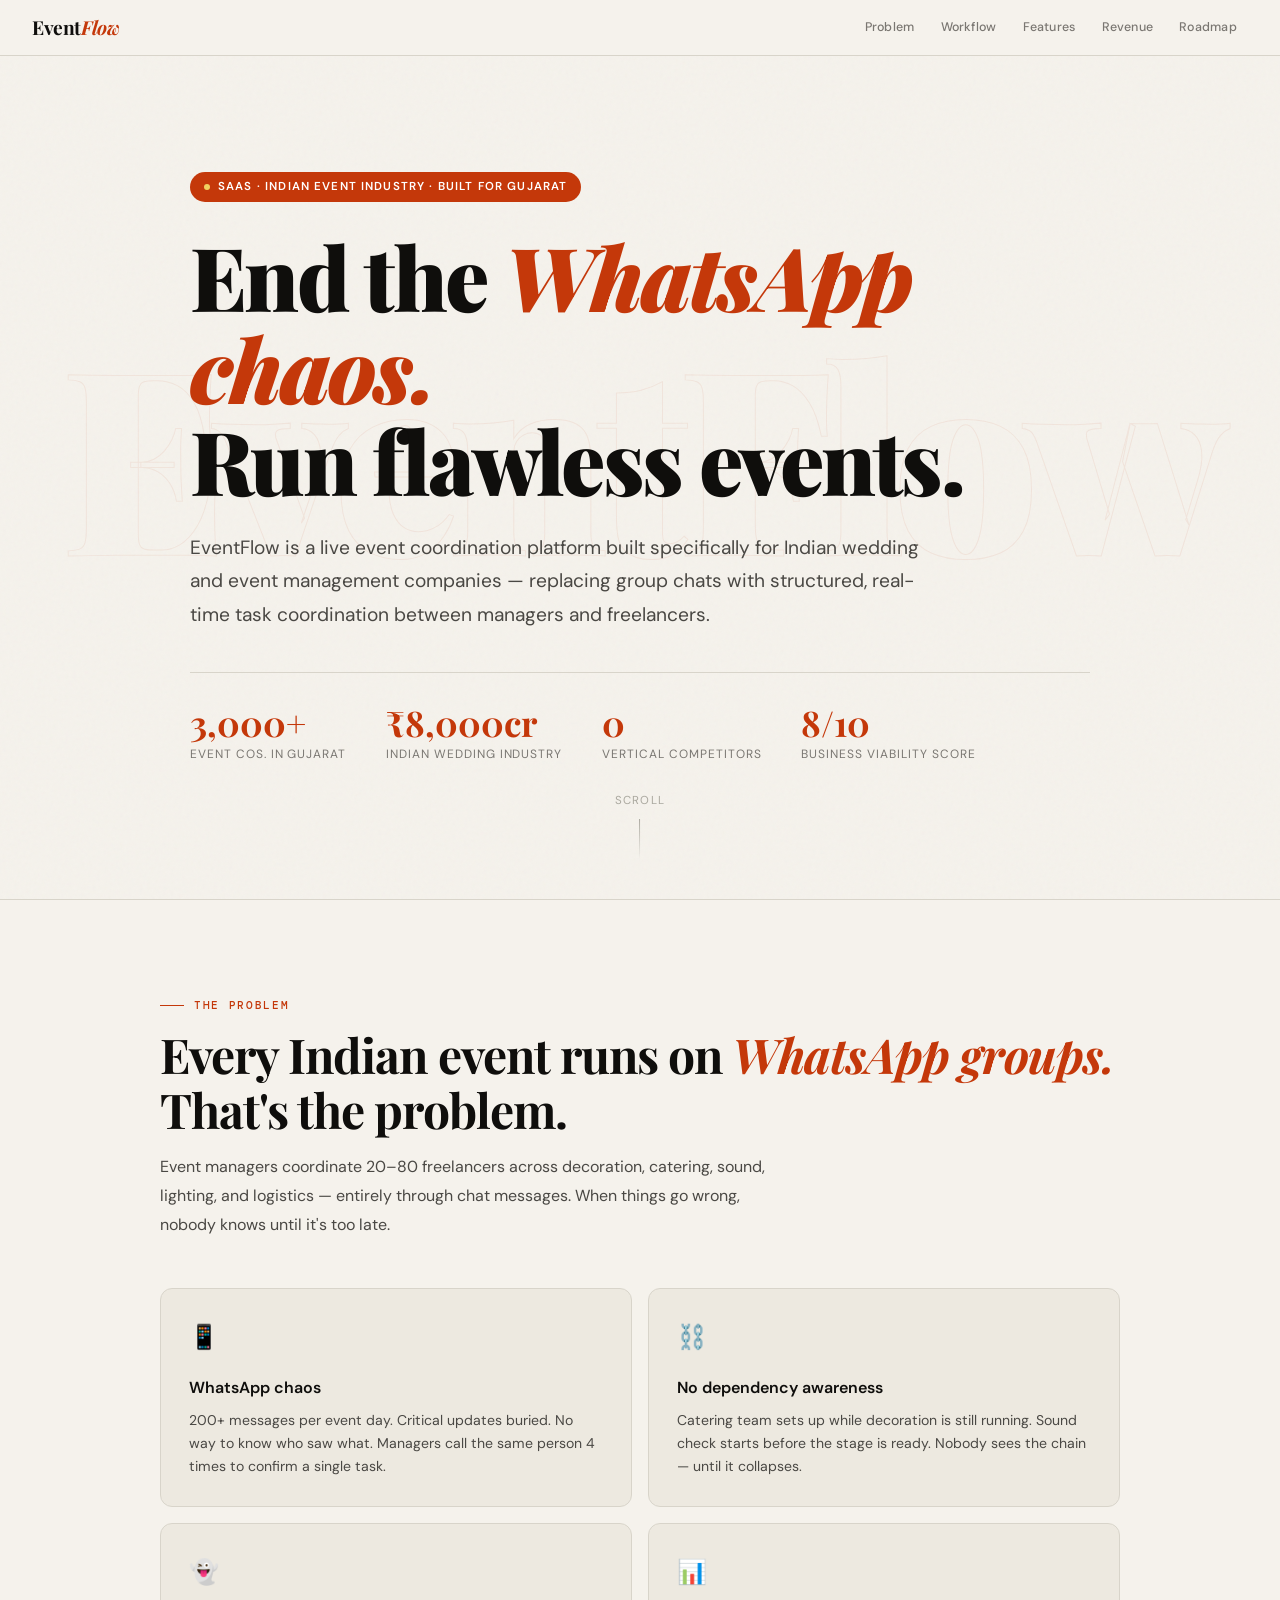
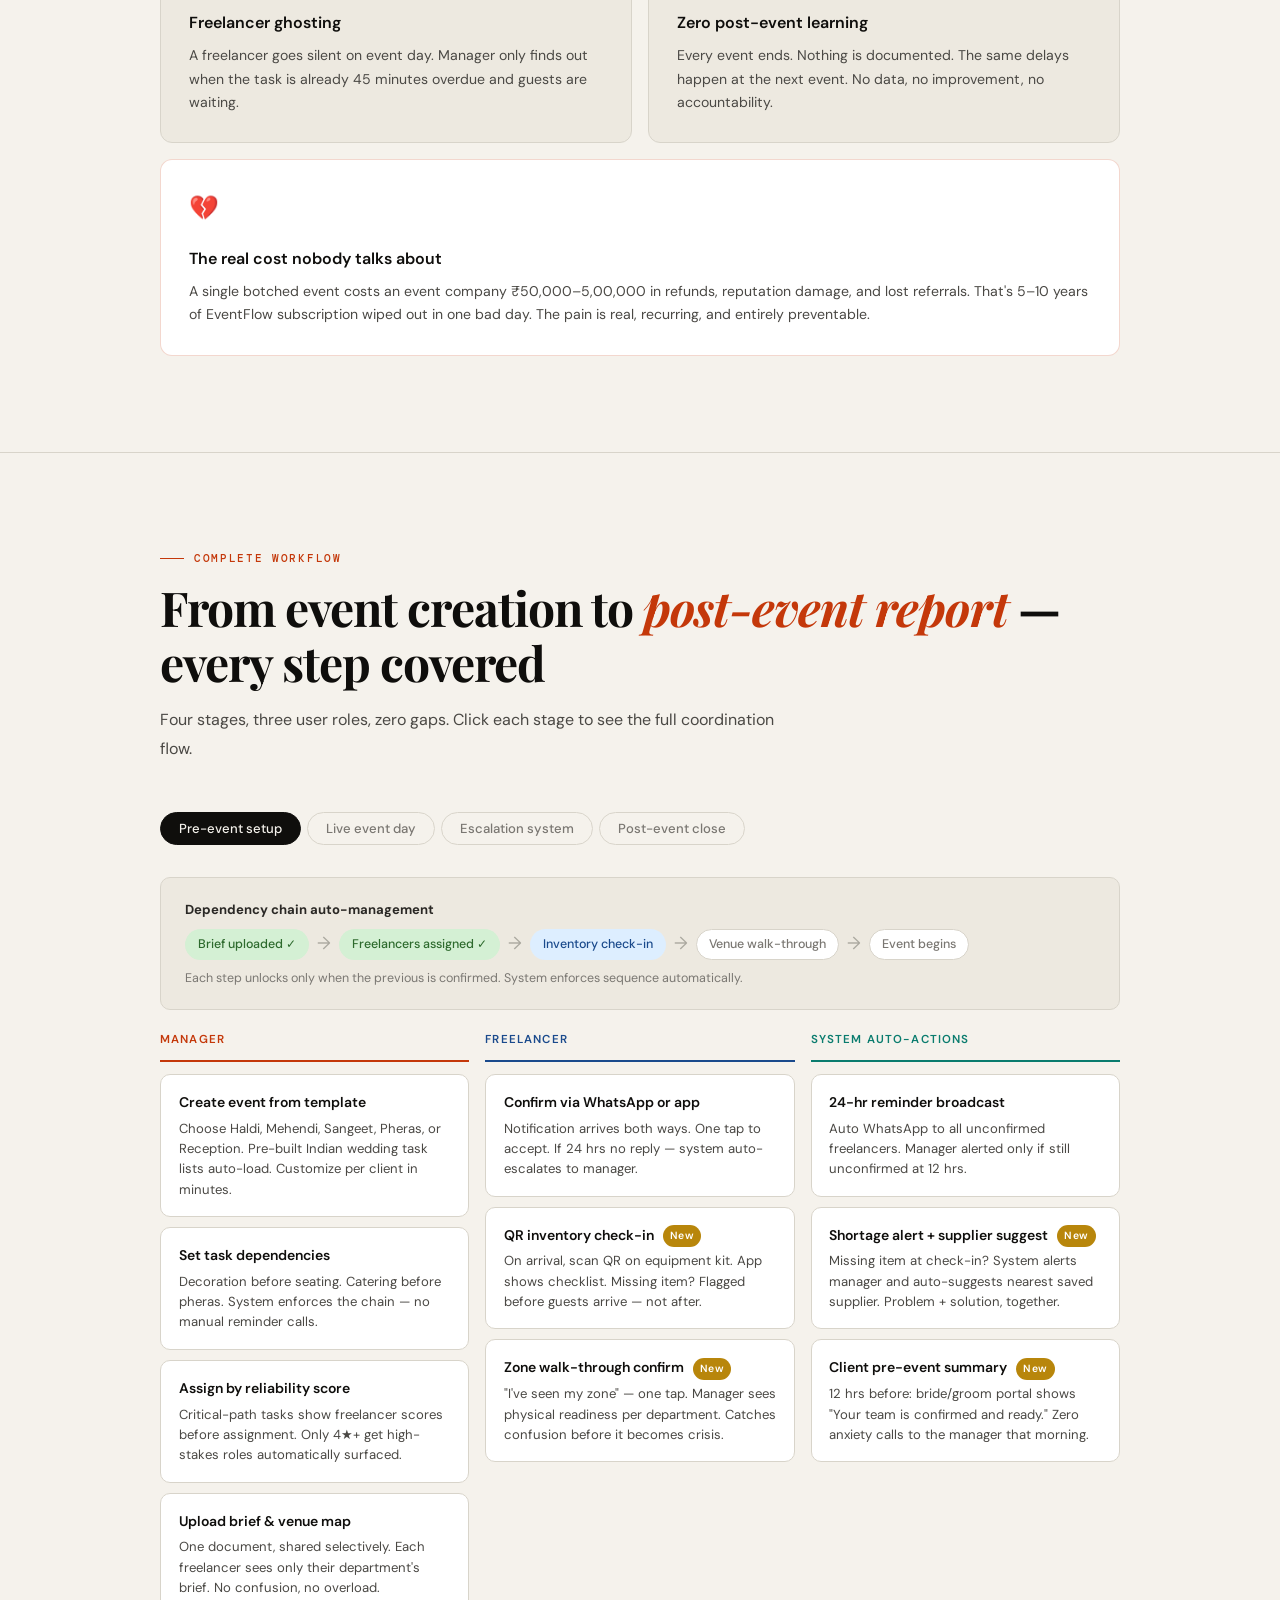
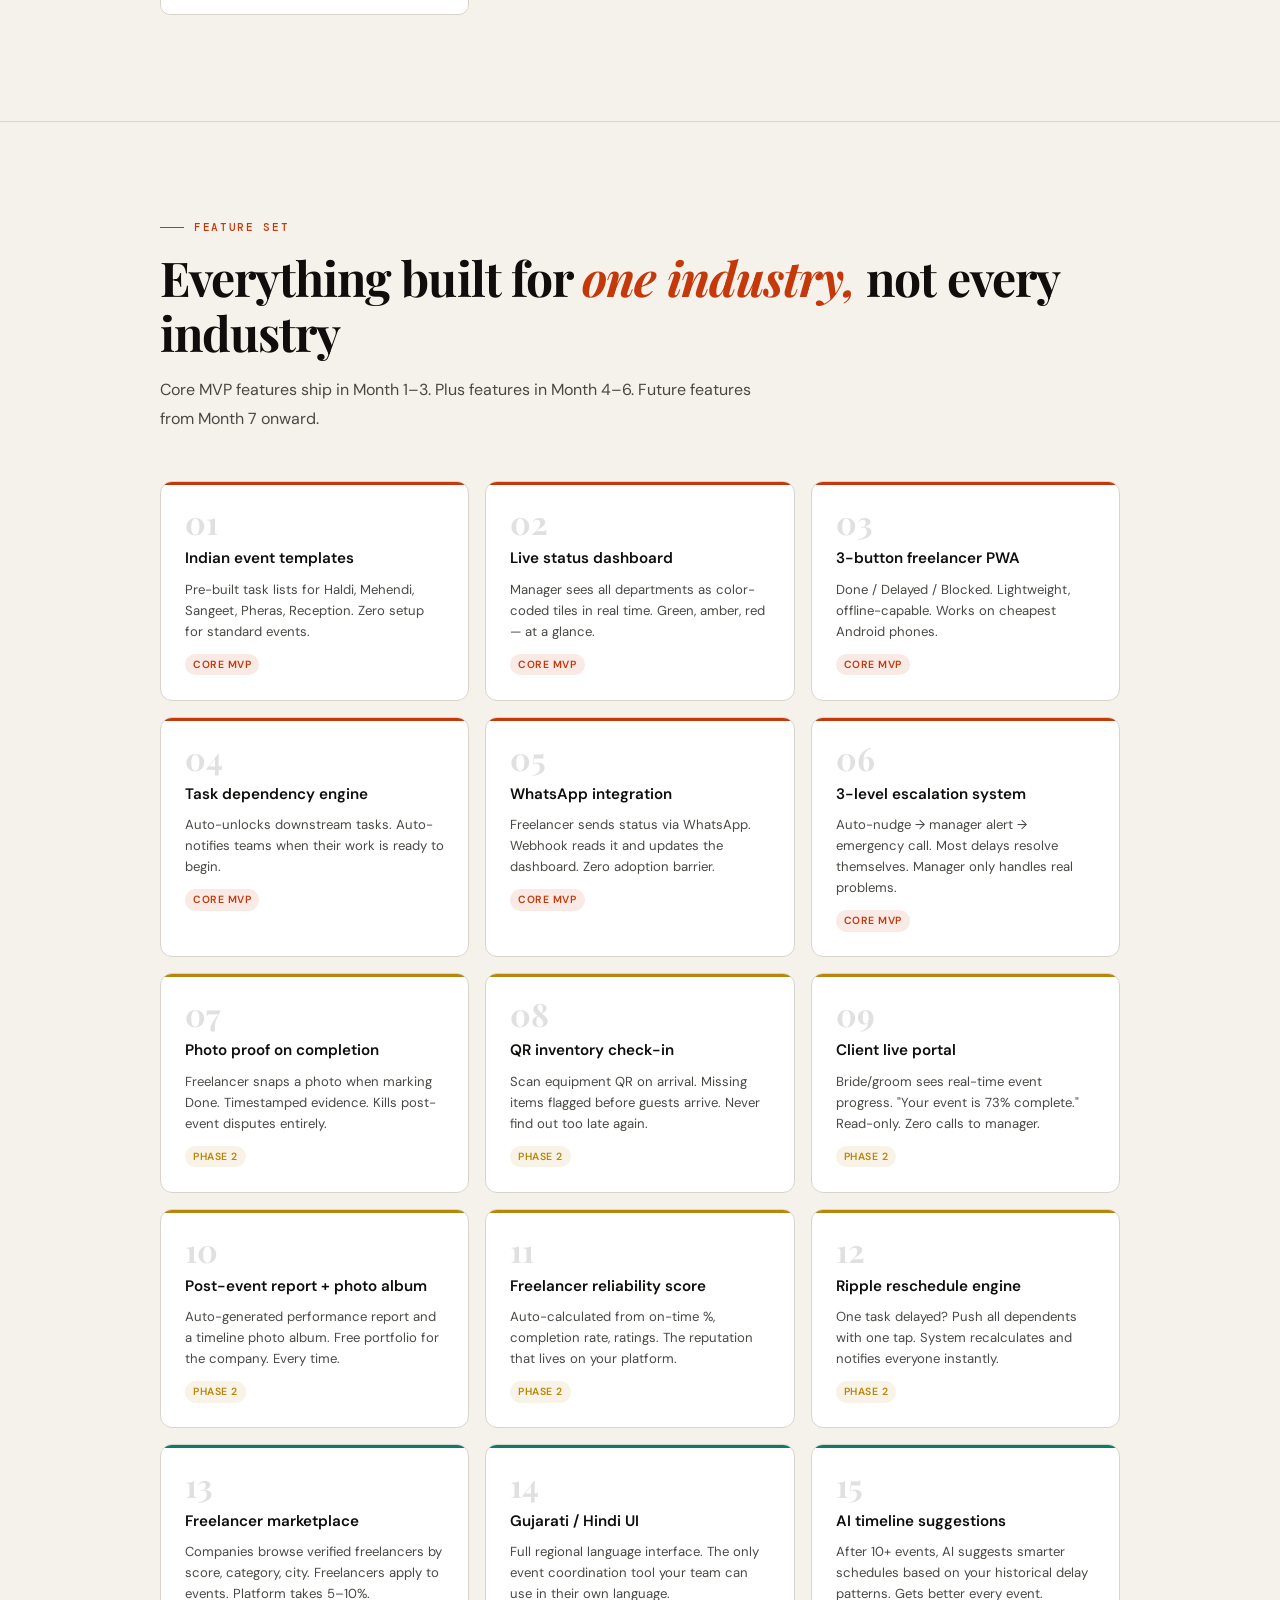
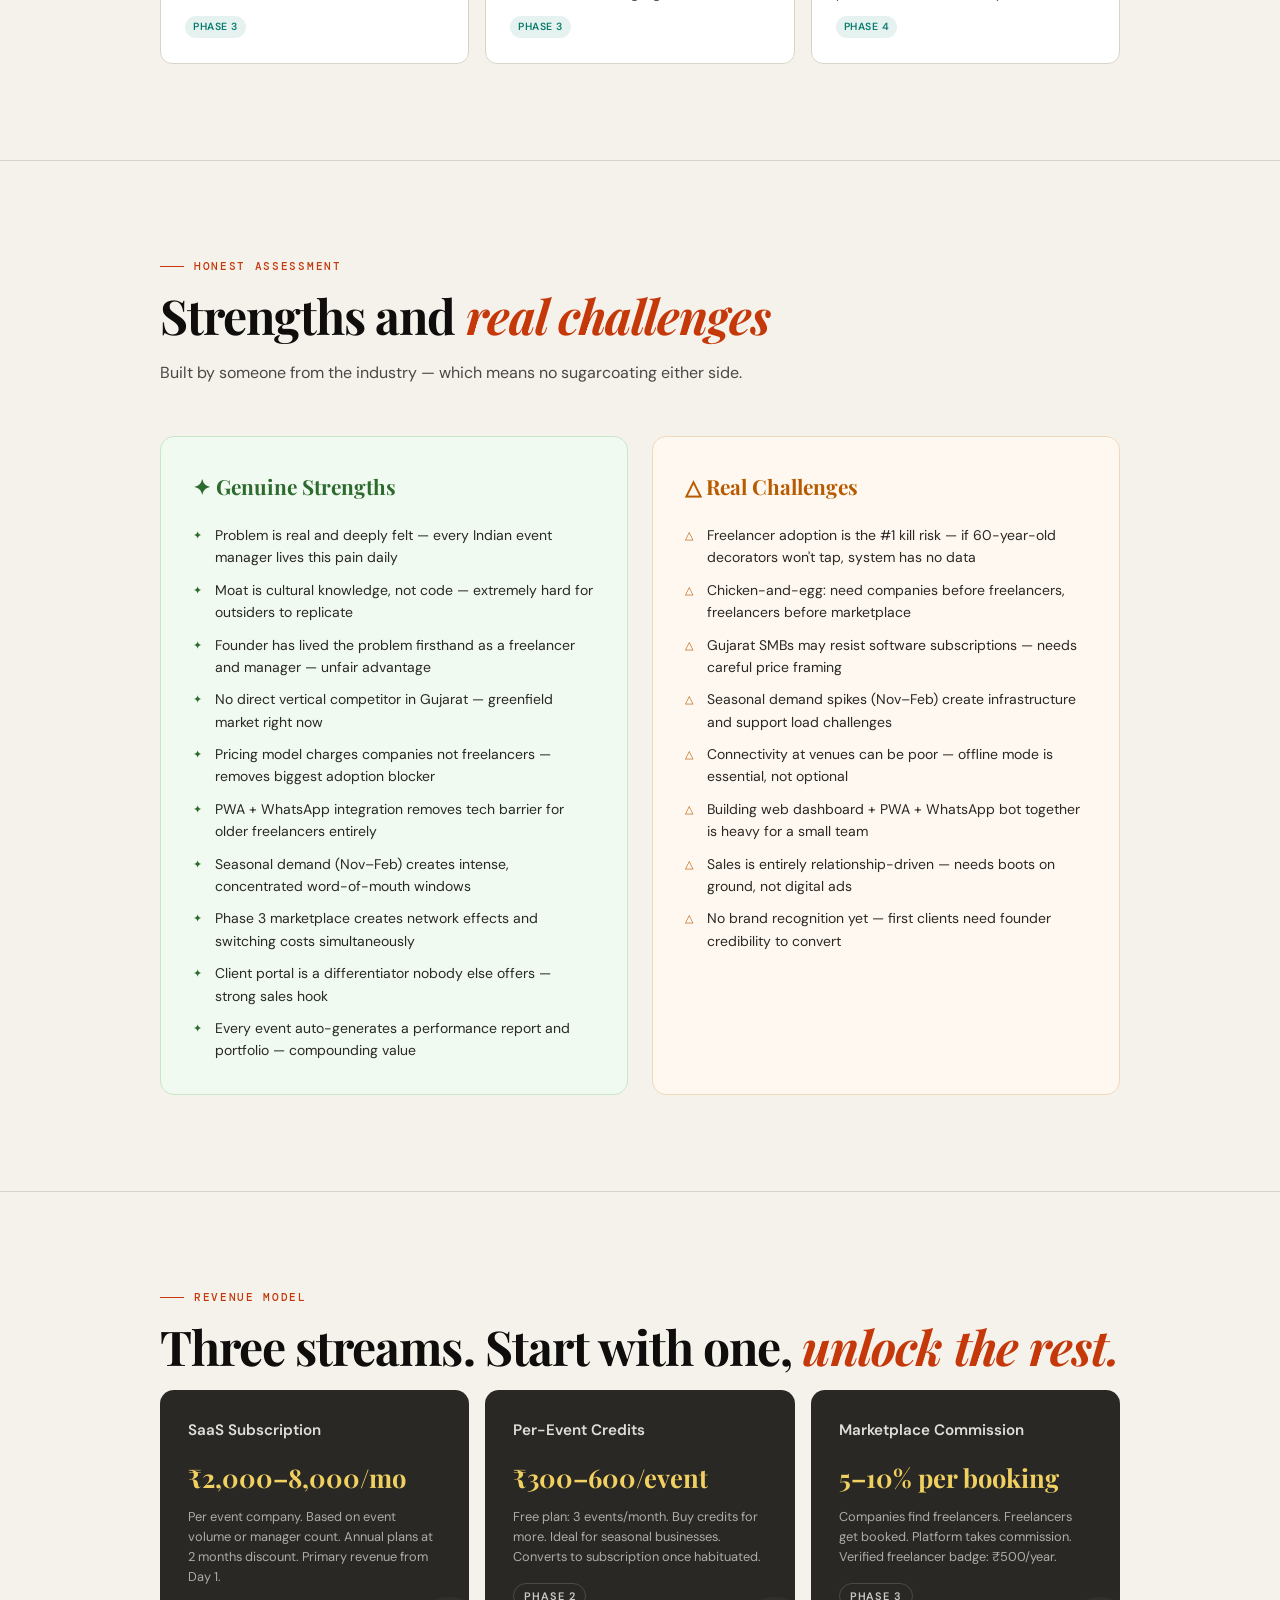
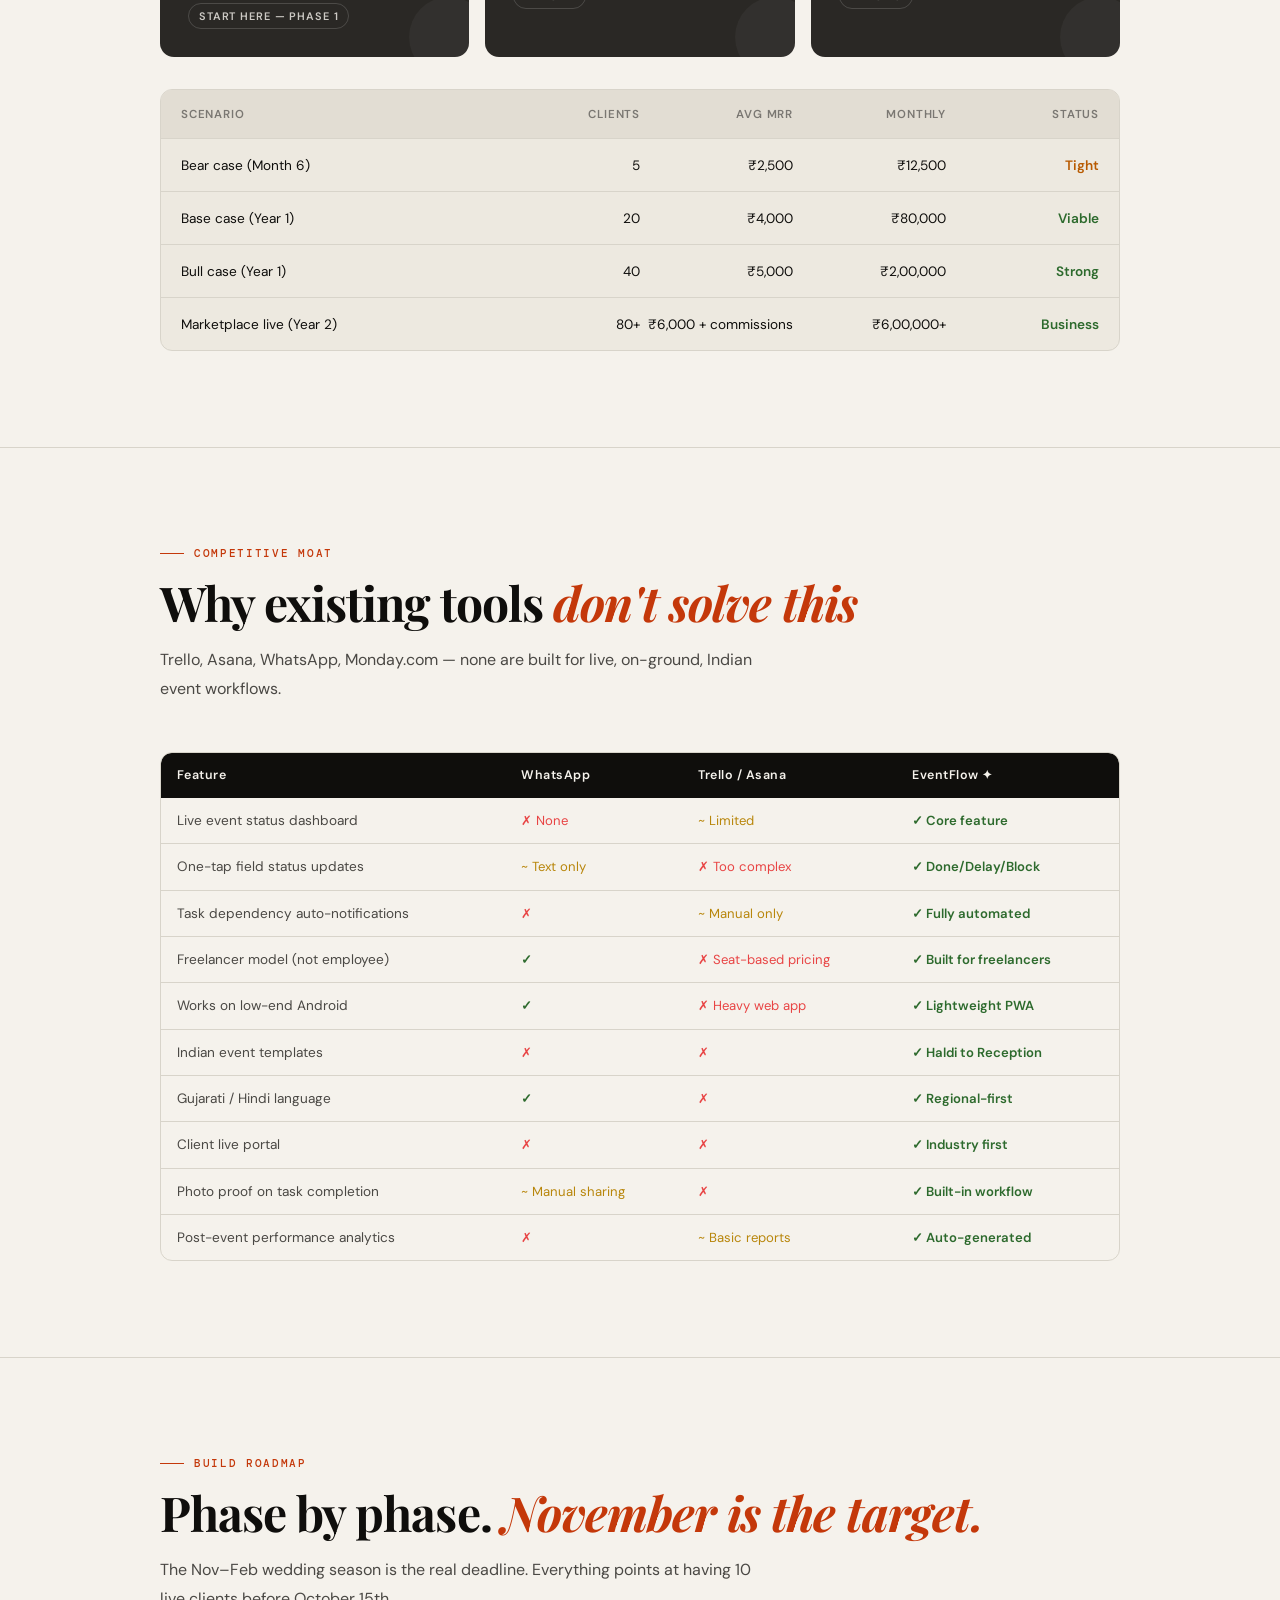
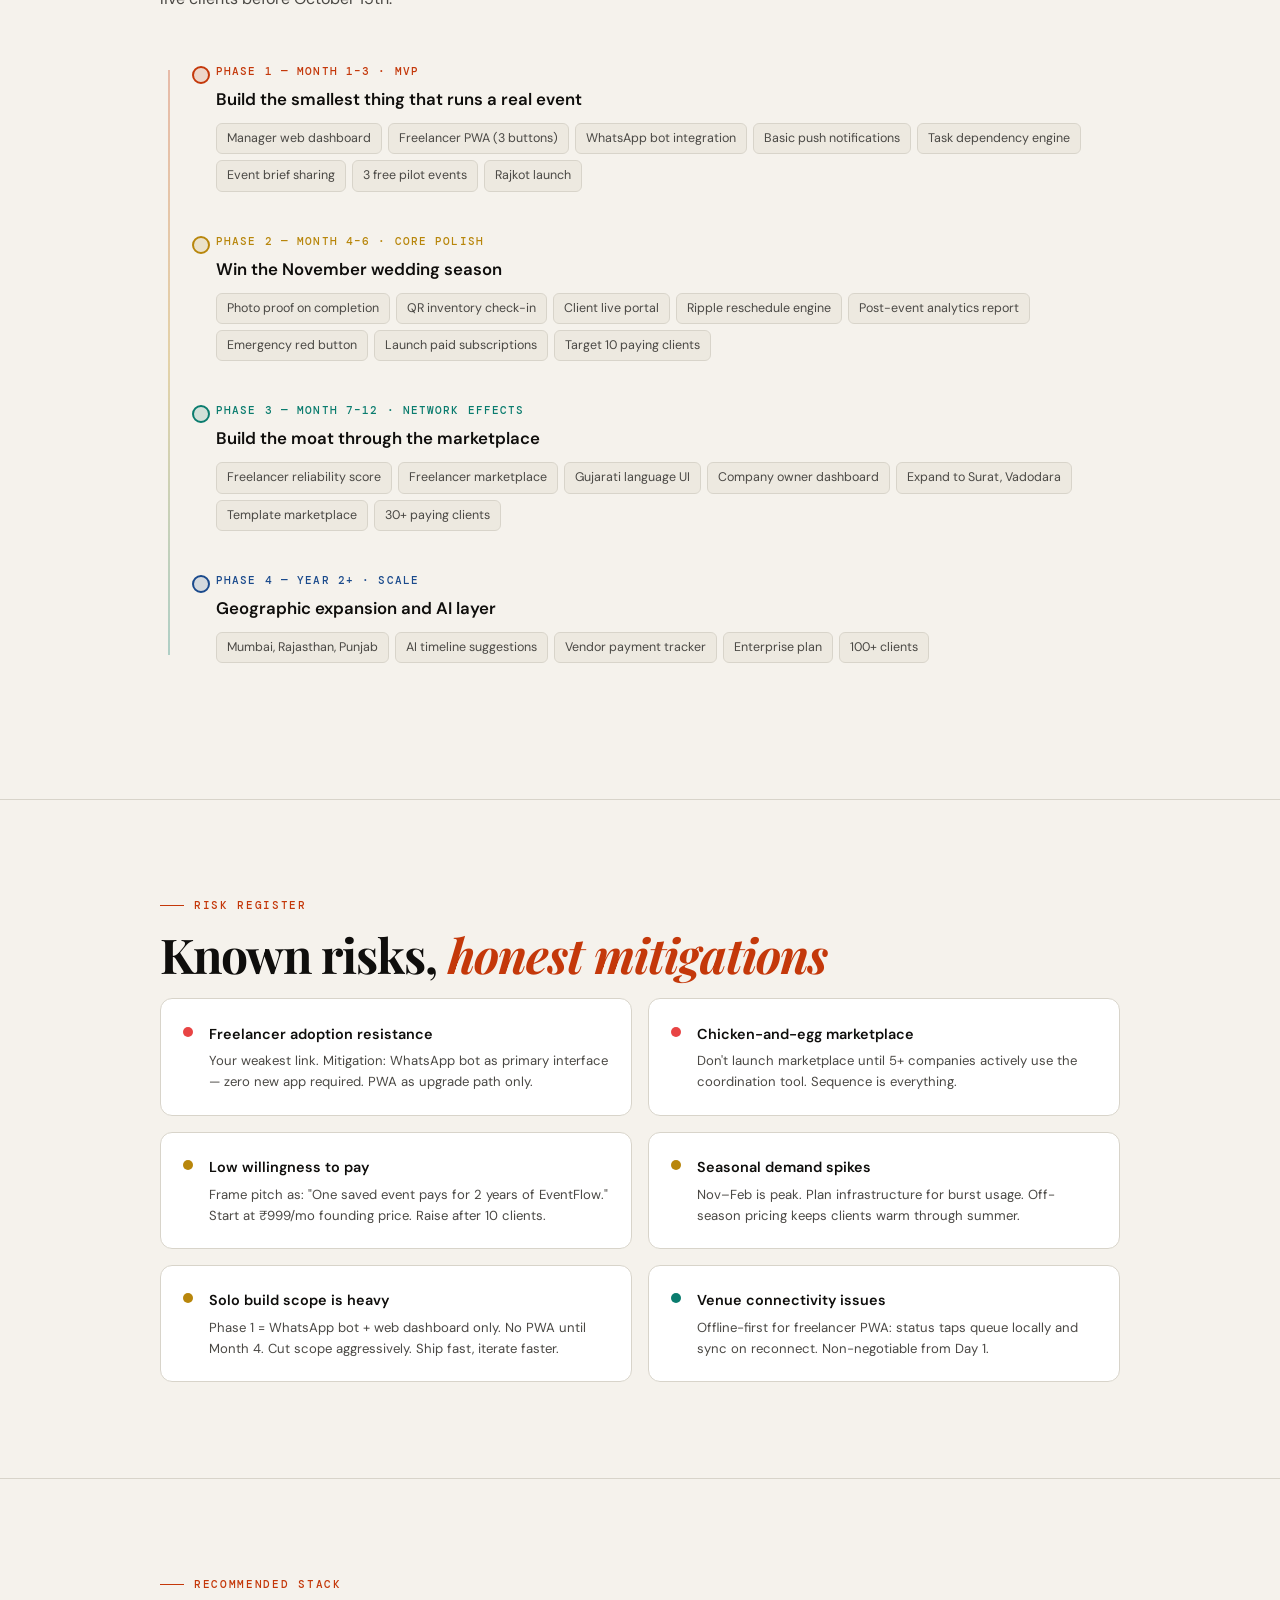
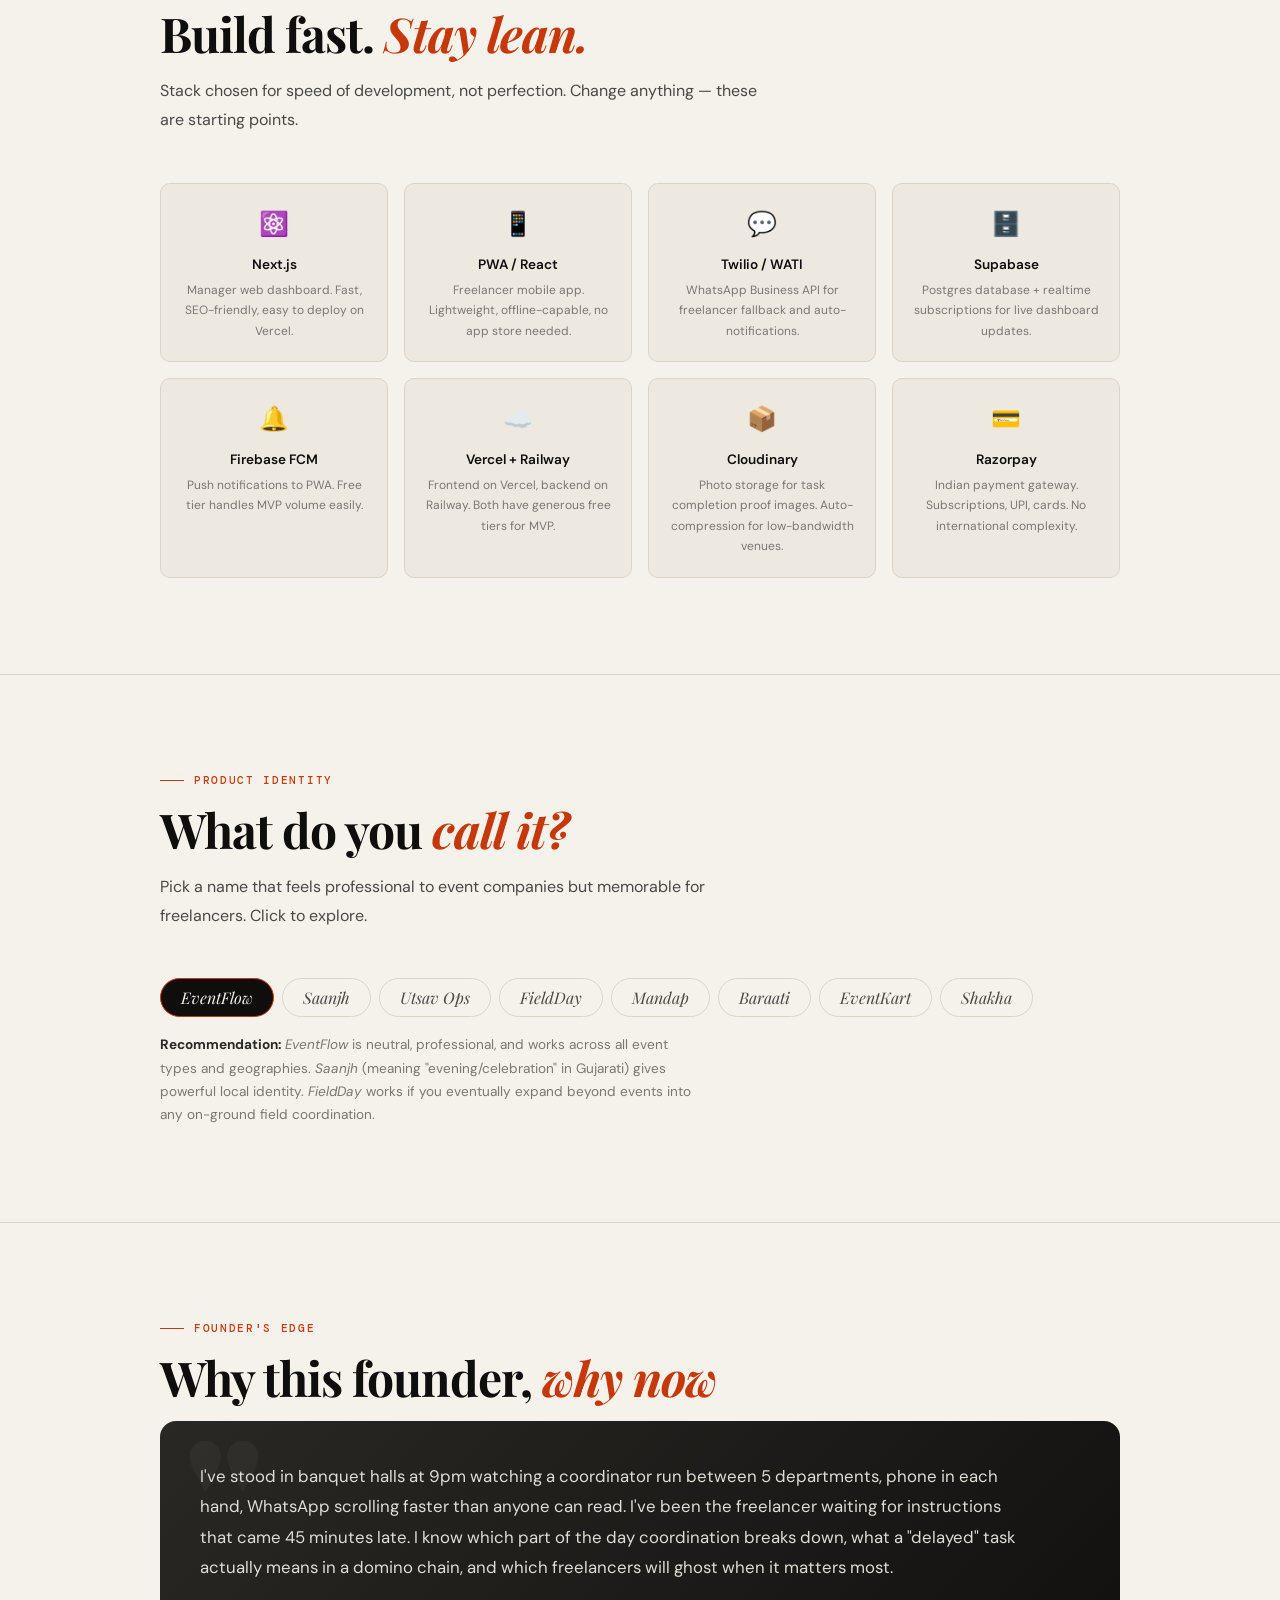
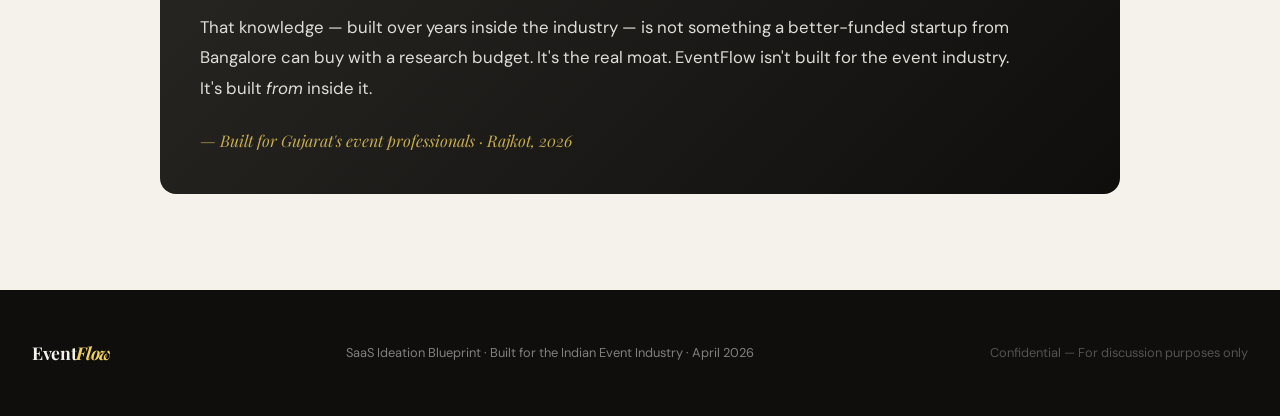
<file: weatherapp/images/om.html>
<!DOCTYPE html>
<html lang="en">
<head>
<meta charset="UTF-8">
<meta name="viewport" content="width=device-width, initial-scale=1.0">
<title>EventFlow — Complete Project Brief</title>
<link rel="preconnect" href="https://fonts.googleapis.com">
<link rel="preconnect" href="https://fonts.gstatic.com" crossorigin>
<link href="https://fonts.googleapis.com/css2?family=Playfair+Display:ital,wght@0,400;0,700;0,900;1,400;1,700&family=DM+Sans:wght@300;400;500;600&family=DM+Mono:wght@400;500&display=swap" rel="stylesheet">
<style>
:root {
  --ink: #0f0e0c;
  --ink-2: #2a2825;
  --ink-3: #4a4844;
  --ink-4: #7a7772;
  --ink-5: #aaa89f;
  --paper: #f5f2ec;
  --paper-2: #ede9e0;
  --paper-3: #e2ddd3;
  --accent: #c4380a;
  --accent-2: #e05a20;
  --gold: #b8860b;
  --gold-light: #f0d060;
  --teal: #0a7c6e;
  --blue: #1a4a8c;
  --green: #2d6a2d;
  --divider: #d8d4ca;
}
*, *::before, *::after { box-sizing: border-box; margin: 0; padding: 0; }
html { scroll-behavior: smooth; font-size: 16px; }
body {
  font-family: 'DM Sans', sans-serif;
  background: var(--paper);
  color: var(--ink);
  line-height: 1.7;
  overflow-x: hidden;
}

/* NOISE TEXTURE OVERLAY */
body::before {
  content: '';
  position: fixed; inset: 0; z-index: 0; pointer-events: none;
  opacity: 0.03;
  background-image: url("data:image/svg+xml,%3Csvg viewBox='0 0 256 256' xmlns='http://www.w3.org/2000/svg'%3E%3Cfilter id='noise'%3E%3CfeTurbulence type='fractalNoise' baseFrequency='0.9' numOctaves='4' stitchTiles='stitch'/%3E%3C/filter%3E%3Crect width='100%25' height='100%25' filter='url(%23noise)'/%3E%3C/svg%3E");
}

/* SCROLLBAR */
::-webkit-scrollbar { width: 6px; }
::-webkit-scrollbar-track { background: var(--paper-2); }
::-webkit-scrollbar-thumb { background: var(--ink-5); border-radius: 3px; }

/* NAV */
nav {
  position: fixed; top: 0; left: 0; right: 0; z-index: 100;
  background: rgba(245,242,236,0.88);
  backdrop-filter: blur(14px);
  border-bottom: 1px solid var(--divider);
  padding: 0 2rem;
  height: 56px;
  display: flex; align-items: center; justify-content: space-between;
}
.nav-logo {
  font-family: 'Playfair Display', serif;
  font-size: 1.2rem; font-weight: 700;
  color: var(--ink);
  letter-spacing: -0.02em;
}
.nav-logo span { color: var(--accent); font-style: italic; }
.nav-links { display: flex; gap: 0.25rem; }
.nav-links a {
  font-size: 0.78rem; font-weight: 500;
  color: var(--ink-4);
  text-decoration: none;
  padding: 5px 11px;
  border-radius: 99px;
  transition: all 0.18s;
  letter-spacing: 0.02em;
}
.nav-links a:hover { color: var(--ink); background: var(--paper-2); }

/* HERO */
.hero {
  min-height: 100vh;
  display: flex; flex-direction: column; justify-content: center;
  padding: 100px 2rem 4rem;
  position: relative;
  overflow: hidden;
}
.hero-bg-text {
  position: absolute;
  font-family: 'Playfair Display', serif;
  font-size: clamp(120px, 20vw, 280px);
  font-weight: 900;
  color: transparent;
  -webkit-text-stroke: 1px rgba(196,56,10,0.07);
  top: 50%; left: 50%;
  transform: translate(-50%, -50%);
  white-space: nowrap;
  pointer-events: none;
  user-select: none;
  letter-spacing: -0.04em;
}
.hero-inner {
  max-width: 900px; margin: 0 auto;
  position: relative; z-index: 1;
}
.hero-tag {
  display: inline-flex; align-items: center; gap: 8px;
  background: var(--accent); color: #fff;
  font-size: 0.72rem; font-weight: 600;
  letter-spacing: 0.1em; text-transform: uppercase;
  padding: 5px 14px; border-radius: 99px;
  margin-bottom: 1.75rem;
}
.hero-tag::before {
  content: ''; width: 6px; height: 6px;
  background: var(--gold-light); border-radius: 50%;
  animation: pulse 2s ease-in-out infinite;
}
@keyframes pulse { 0%,100%{opacity:1;transform:scale(1)} 50%{opacity:0.6;transform:scale(0.8)} }
.hero h1 {
  font-family: 'Playfair Display', serif;
  font-size: clamp(2.8rem, 7vw, 5.5rem);
  font-weight: 900;
  line-height: 1.05;
  letter-spacing: -0.03em;
  margin-bottom: 1.5rem;
  color: var(--ink);
}
.hero h1 em { color: var(--accent); font-style: italic; }
.hero h1 .line2 { display: block; }
.hero-desc {
  font-size: clamp(1rem, 1.8vw, 1.2rem);
  color: var(--ink-3);
  max-width: 58ch;
  margin-bottom: 2.5rem;
  line-height: 1.75;
}
.hero-stats {
  display: flex; gap: 2.5rem; flex-wrap: wrap;
  padding-top: 2rem;
  border-top: 1px solid var(--divider);
}
.stat-item { }
.stat-num {
  font-family: 'Playfair Display', serif;
  font-size: 2.2rem; font-weight: 700;
  color: var(--accent);
  line-height: 1;
}
.stat-label {
  font-size: 0.75rem; color: var(--ink-4);
  text-transform: uppercase; letter-spacing: 0.08em;
  margin-top: 4px;
}
.scroll-hint {
  position: absolute; bottom: 2.5rem; left: 50%;
  transform: translateX(-50%);
  font-size: 0.72rem; color: var(--ink-5);
  letter-spacing: 0.1em; text-transform: uppercase;
  display: flex; flex-direction: column; align-items: center; gap: 8px;
}
.scroll-hint::after {
  content: '';
  width: 1px; height: 40px;
  background: linear-gradient(to bottom, var(--ink-5), transparent);
  animation: scrollLine 1.8s ease-in-out infinite;
}
@keyframes scrollLine { 0%{opacity:1;transform:scaleY(1)} 100%{opacity:0;transform:scaleY(0.2) translateY(20px)} }

/* SECTIONS */
section {
  padding: 6rem 2rem;
  border-bottom: 1px solid var(--divider);
  position: relative;
}
.section-inner { max-width: 960px; margin: 0 auto; }
.section-label {
  font-family: 'DM Mono', monospace;
  font-size: 0.7rem; font-weight: 500;
  color: var(--accent);
  letter-spacing: 0.15em; text-transform: uppercase;
  margin-bottom: 0.75rem;
  display: flex; align-items: center; gap: 10px;
}
.section-label::before {
  content: '';
  width: 24px; height: 1px; background: var(--accent);
}
.section-title {
  font-family: 'Playfair Display', serif;
  font-size: clamp(1.8rem, 4vw, 3rem);
  font-weight: 700;
  line-height: 1.15;
  letter-spacing: -0.02em;
  margin-bottom: 1rem;
  color: var(--ink);
}
.section-title em { color: var(--accent); font-style: italic; }
.section-desc {
  font-size: 1rem; color: var(--ink-3);
  max-width: 56ch; margin-bottom: 3rem;
  line-height: 1.8;
}

/* PROBLEM */
.problem-grid { display: grid; grid-template-columns: 1fr 1fr; gap: 1rem; }
.prob-card {
  background: var(--paper-2);
  border: 1px solid var(--divider);
  border-radius: 12px; padding: 1.75rem;
  transition: transform 0.2s, box-shadow 0.2s;
}
.prob-card:hover { transform: translateY(-3px); box-shadow: 0 8px 24px rgba(15,14,12,0.08); }
.prob-card.wide { grid-column: 1 / -1; background: #fff; border-color: rgba(196,56,10,0.2); }
.prob-icon { font-size: 1.5rem; margin-bottom: 1rem; }
.prob-card h3 { font-size: 1rem; font-weight: 600; margin-bottom: 0.5rem; }
.prob-card p { font-size: 0.88rem; color: var(--ink-3); line-height: 1.65; }

/* WORKFLOW */
.workflow-tabs { display: flex; gap: 6px; flex-wrap: wrap; margin-bottom: 2rem; }
.wtab {
  padding: 7px 18px; border-radius: 99px; font-size: 0.82rem; font-weight: 500;
  cursor: pointer; border: 1px solid var(--divider);
  background: transparent; color: var(--ink-4);
  font-family: 'DM Sans', sans-serif;
  transition: all 0.18s;
}
.wtab.active { background: var(--ink); color: var(--paper); border-color: var(--ink); }
.wstage { display: none; }
.wstage.active { display: block; }
.wf-cols { display: grid; grid-template-columns: repeat(3, 1fr); gap: 1rem; }
.wf-col-title {
  font-size: 0.72rem; font-weight: 600;
  text-transform: uppercase; letter-spacing: 0.1em;
  padding-bottom: 10px; margin-bottom: 12px;
  border-bottom: 2px solid currentColor;
}
.wf-col-title.mgr { color: var(--accent); }
.wf-col-title.frl { color: var(--blue); }
.wf-col-title.sys { color: var(--teal); }
.wf-col-title.cli { color: var(--green); }
.wf-step {
  background: #fff;
  border: 1px solid var(--divider);
  border-radius: 10px; padding: 1rem 1.1rem;
  margin-bottom: 10px;
  font-size: 0.875rem;
  transition: border-color 0.18s;
}
.wf-step:hover { border-color: var(--ink-3); }
.wf-step h5 { font-weight: 600; margin-bottom: 4px; font-size: 0.875rem; }
.wf-step p { color: var(--ink-3); font-size: 0.82rem; line-height: 1.55; }
.new-tag {
  display: inline-block; font-size: 0.65rem; font-weight: 600;
  background: var(--gold); color: #fff;
  padding: 2px 7px; border-radius: 99px;
  margin-left: 6px; vertical-align: middle; letter-spacing: 0.05em;
}
.dep-visual {
  background: var(--paper-2); border: 1px solid var(--divider);
  border-radius: 10px; padding: 1.25rem 1.5rem; margin-bottom: 1.25rem;
  font-size: 0.85rem; color: var(--ink-3);
}
.dep-chain { display: flex; align-items: center; gap: 8px; flex-wrap: wrap; margin: 8px 0; }
.dep-pill {
  padding: 4px 12px; border-radius: 99px; font-size: 0.78rem; font-weight: 500;
  border: 1px solid var(--divider); background: #fff; color: var(--ink-4);
}
.dep-pill.done { background: #d4f0d4; color: var(--green); border-color: transparent; }
.dep-pill.active-p { background: #ddeeff; color: var(--blue); border-color: transparent; }
.dep-arr { color: var(--ink-5); font-size: 1.1rem; }

/* FEATURES */
.features-grid { display: grid; grid-template-columns: repeat(3, 1fr); gap: 1rem; }
.feat-card {
  background: #fff; border: 1px solid var(--divider);
  border-radius: 12px; padding: 1.5rem;
  position: relative; overflow: hidden;
  transition: transform 0.2s, box-shadow 0.2s;
}
.feat-card:hover { transform: translateY(-2px); box-shadow: 0 8px 24px rgba(15,14,12,0.07); }
.feat-card::before {
  content: '';
  position: absolute; top: 0; left: 0; right: 0;
  height: 3px;
}
.feat-card.core::before { background: var(--accent); }
.feat-card.plus::before { background: var(--gold); }
.feat-card.future::before { background: var(--teal); }
.feat-num {
  font-family: 'Playfair Display', serif;
  font-size: 2rem; font-weight: 700; opacity: 0.12;
  margin-bottom: 0.5rem; line-height: 1;
}
.feat-card h3 { font-size: 0.95rem; font-weight: 600; margin-bottom: 0.4rem; }
.feat-card p { font-size: 0.82rem; color: var(--ink-3); line-height: 1.6; }
.feat-badge {
  display: inline-block; font-size: 0.65rem; font-weight: 600;
  padding: 2px 8px; border-radius: 99px; margin-top: 0.75rem;
  letter-spacing: 0.05em; text-transform: uppercase;
}
.badge-core { background: rgba(196,56,10,0.1); color: var(--accent); }
.badge-plus { background: rgba(184,134,11,0.1); color: var(--gold); }
.badge-future { background: rgba(10,124,110,0.1); color: var(--teal); }

/* PROS CONS */
.proscons { display: grid; grid-template-columns: 1fr 1fr; gap: 1.5rem; }
.pc-card {
  border-radius: 14px; padding: 2rem;
}
.pc-card.pros { background: #f0faf0; border: 1px solid #c8e6c8; }
.pc-card.cons { background: #fff8f0; border: 1px solid #f0d8b8; }
.pc-title {
  font-family: 'Playfair Display', serif;
  font-size: 1.3rem; font-weight: 700; margin-bottom: 1.25rem;
  display: flex; align-items: center; gap: 10px;
}
.pc-title.pros { color: var(--green); }
.pc-title.cons { color: #b85a00; }
.pc-list { list-style: none; display: flex; flex-direction: column; gap: 10px; }
.pc-list li {
  font-size: 0.875rem; color: var(--ink-2);
  padding-left: 1.4rem; position: relative;
  line-height: 1.6;
}
.pc-list.pros li::before { content: '✦'; position: absolute; left: 0; color: var(--green); font-size: 0.7rem; top: 3px; }
.pc-list.cons li::before { content: '△'; position: absolute; left: 0; color: #b85a00; font-size: 0.7rem; top: 3px; }

/* REVENUE */
.rev-grid { display: grid; grid-template-columns: repeat(3, 1fr); gap: 1rem; margin-bottom: 2rem; }
.rev-card {
  background: var(--ink-2); color: var(--paper);
  border-radius: 14px; padding: 1.75rem;
  position: relative; overflow: hidden;
  transition: transform 0.2s;
}
.rev-card:hover { transform: translateY(-2px); }
.rev-card::after {
  content: '';
  position: absolute; bottom: -20px; right: -20px;
  width: 80px; height: 80px; border-radius: 50%;
  background: rgba(255,255,255,0.04);
}
.rev-card h3 { font-size: 0.95rem; font-weight: 600; margin-bottom: 0.5rem; opacity: 0.9; }
.rev-price {
  font-family: 'Playfair Display', serif;
  font-size: 1.6rem; font-weight: 700;
  color: var(--gold-light); margin: 0.75rem 0 0.5rem;
}
.rev-card p { font-size: 0.8rem; opacity: 0.65; line-height: 1.55; }
.rev-phase {
  display: inline-block; margin-top: 1rem;
  font-size: 0.68rem; font-weight: 600;
  letter-spacing: 0.08em; text-transform: uppercase;
  border: 1px solid rgba(255,255,255,0.2);
  padding: 3px 10px; border-radius: 99px; opacity: 0.8;
}
.rev-projections {
  background: var(--paper-2); border: 1px solid var(--divider);
  border-radius: 12px; overflow: hidden;
}
.rev-proj-row {
  display: grid; grid-template-columns: 2fr 1fr 1fr 1fr 1fr;
  padding: 0.9rem 1.25rem;
  border-bottom: 1px solid var(--divider);
  font-size: 0.85rem;
  align-items: center;
}
.rev-proj-row:last-child { border-bottom: none; }
.rev-proj-row.header {
  font-size: 0.72rem; font-weight: 600;
  text-transform: uppercase; letter-spacing: 0.07em;
  color: var(--ink-4); background: var(--paper-3);
}
.rev-proj-row span:not(:first-child) { text-align: right; }
.good { color: var(--green); font-weight: 600; }
.warn { color: #b85a00; font-weight: 600; }

/* ROADMAP */
.roadmap { position: relative; padding-left: 2rem; }
.roadmap::before {
  content: '';
  position: absolute; left: 8px; top: 8px; bottom: 8px;
  width: 2px;
  background: linear-gradient(to bottom, var(--accent), var(--gold), var(--teal));
  opacity: 0.3;
}
.rm-phase { margin-bottom: 2.5rem; }
.rm-dot {
  position: absolute; left: 0; top: 4px;
  width: 18px; height: 18px; border-radius: 50%;
  display: flex; align-items: center; justify-content: center;
}
.rm-dot.p1 { background: rgba(196,56,10,0.15); border: 2px solid var(--accent); }
.rm-dot.p2 { background: rgba(184,134,11,0.15); border: 2px solid var(--gold); }
.rm-dot.p3 { background: rgba(10,124,110,0.15); border: 2px solid var(--teal); }
.rm-dot.p4 { background: rgba(26,74,140,0.15); border: 2px solid var(--blue); }
.rm-phase { position: relative; padding-left: 1.5rem; }
.rm-tag {
  font-family: 'DM Mono', monospace;
  font-size: 0.7rem; font-weight: 500;
  letter-spacing: 0.1em; text-transform: uppercase;
  margin-bottom: 4px;
}
.rm-tag.p1 { color: var(--accent); }
.rm-tag.p2 { color: var(--gold); }
.rm-tag.p3 { color: var(--teal); }
.rm-tag.p4 { color: var(--blue); }
.rm-phase h3 { font-size: 1.05rem; font-weight: 600; margin-bottom: 0.6rem; }
.rm-items { display: flex; flex-wrap: wrap; gap: 6px; }
.rm-item {
  font-size: 0.78rem; background: var(--paper-2);
  border: 1px solid var(--divider);
  border-radius: 6px; padding: 4px 10px;
  color: var(--ink-3);
}

/* RISKS */
.risk-grid { display: grid; grid-template-columns: 1fr 1fr; gap: 1rem; }
.risk-card {
  background: #fff; border: 1px solid var(--divider);
  border-radius: 12px; padding: 1.4rem;
  display: flex; gap: 1rem; align-items: flex-start;
}
.risk-dot {
  width: 10px; height: 10px; border-radius: 50%;
  flex-shrink: 0; margin-top: 5px;
}
.risk-dot.high { background: #e84444; }
.risk-dot.med { background: var(--gold); }
.risk-dot.low { background: var(--teal); }
.risk-card h4 { font-size: 0.9rem; font-weight: 600; margin-bottom: 4px; }
.risk-card p { font-size: 0.82rem; color: var(--ink-3); line-height: 1.6; }

/* COMPETE TABLE */
.comp-table { width: 100%; border-collapse: collapse; font-size: 0.85rem; }
.comp-table th {
  background: var(--ink); color: var(--paper);
  padding: 12px 16px; text-align: left;
  font-size: 0.78rem; font-weight: 600;
  letter-spacing: 0.04em;
}
.comp-table th:first-child { border-radius: 10px 0 0 0; }
.comp-table th:last-child { border-radius: 0 10px 0 0; }
.comp-table td {
  padding: 11px 16px; border-bottom: 1px solid var(--divider);
  color: var(--ink-3);
}
.comp-table tr:last-child td { border-bottom: none; }
.comp-table tr:hover td { background: var(--paper-2); }
.check { color: var(--green); font-weight: 600; font-size: 0.82rem; }
.cross { color: #e84444; font-size: 0.82rem; }
.partial { color: var(--gold); font-size: 0.82rem; }

/* STACK */
.stack-grid { display: grid; grid-template-columns: repeat(4, 1fr); gap: 1rem; }
.stack-card {
  background: var(--paper-2); border: 1px solid var(--divider);
  border-radius: 10px; padding: 1.25rem;
  text-align: center;
}
.stack-icon { font-size: 1.5rem; margin-bottom: 0.5rem; }
.stack-card h4 { font-size: 0.85rem; font-weight: 600; margin-bottom: 4px; }
.stack-card p { font-size: 0.75rem; color: var(--ink-4); }

/* NAMES */
.names-grid { display: flex; flex-wrap: wrap; gap: 8px; margin-bottom: 1rem; }
.name-pill {
  font-family: 'Playfair Display', serif;
  font-size: 1rem; font-style: italic;
  padding: 8px 20px; border-radius: 99px;
  border: 1px solid var(--divider);
  cursor: pointer; transition: all 0.18s;
  background: transparent; color: var(--ink-3);
  font-weight: 400;
}
.name-pill.active, .name-pill:hover { background: var(--ink); color: var(--paper); border-color: var(--ink); }
.name-pill.best { border-color: var(--accent); }

/* FOUNDER */
.founder-box {
  background: linear-gradient(135deg, var(--ink-2) 0%, var(--ink) 100%);
  color: var(--paper); border-radius: 16px;
  padding: 2.5rem; position: relative; overflow: hidden;
}
.founder-box::before {
  content: '"';
  font-family: 'Playfair Display', serif;
  font-size: 12rem; line-height: 1;
  color: rgba(255,255,255,0.04);
  position: absolute; top: -1rem; left: 1.5rem;
  font-weight: 900; pointer-events: none;
}
.founder-box p {
  font-size: 1.05rem; line-height: 1.8;
  max-width: 68ch; position: relative; z-index: 1;
  opacity: 0.9;
}
.founder-box .founder-sig {
  margin-top: 1.5rem; font-family: 'Playfair Display', serif;
  font-style: italic; font-size: 1rem;
  color: var(--gold-light); opacity: 0.8;
}

/* FOOTER */
footer {
  padding: 3rem 2rem;
  background: var(--ink);
  color: rgba(245,242,236,0.5);
  font-size: 0.8rem;
  display: flex; justify-content: space-between; align-items: center;
  flex-wrap: wrap; gap: 1rem;
}
footer .logo-f {
  font-family: 'Playfair Display', serif;
  font-size: 1.1rem; font-weight: 700;
  color: var(--paper); letter-spacing: -0.02em;
}
footer .logo-f span { color: var(--gold-light); font-style: italic; }

/* ANIMATIONS */
.reveal {
  opacity: 0; transform: translateY(24px);
  transition: opacity 0.6s ease, transform 0.6s ease;
}
.reveal.visible { opacity: 1; transform: translateY(0); }

/* RESPONSIVE */
@media (max-width: 768px) {
  .problem-grid, .proscons, .risk-grid, .features-grid,
  .rev-grid, .wf-cols, .stack-grid { grid-template-columns: 1fr; }
  .prob-card.wide { grid-column: 1; }
  .rev-proj-row { grid-template-columns: 1fr 1fr; gap: 4px; }
  .rev-proj-row span:nth-child(n+3) { display: none; }
  .rev-proj-row.header span:nth-child(n+3) { display: none; }
}
</style>
</head>
<body>

<nav>
  <div class="nav-logo">Event<span>Flow</span></div>
  <div class="nav-links">
    <a href="#problem">Problem</a>
    <a href="#workflow">Workflow</a>
    <a href="#features">Features</a>
    <a href="#revenue">Revenue</a>
    <a href="#roadmap">Roadmap</a>
  </div>
</nav>

<!-- HERO -->
<section class="hero" id="top">
  <div class="hero-bg-text">EventFlow</div>
  <div class="hero-inner">
    <div class="hero-tag">SaaS · Indian Event Industry · Built for Gujarat</div>
    <h1>
      End the <em>WhatsApp chaos.</em>
      <span class="line2">Run flawless events.</span>
    </h1>
    <p class="hero-desc">
      EventFlow is a live event coordination platform built specifically for Indian wedding and event management companies — replacing group chats with structured, real-time task coordination between managers and freelancers.
    </p>
    <div class="hero-stats">
      <div class="stat-item">
        <div class="stat-num">3,000+</div>
        <div class="stat-label">Event cos. in Gujarat</div>
      </div>
      <div class="stat-item">
        <div class="stat-num">₹8,000cr</div>
        <div class="stat-label">Indian wedding industry</div>
      </div>
      <div class="stat-item">
        <div class="stat-num">0</div>
        <div class="stat-label">Vertical competitors</div>
      </div>
      <div class="stat-item">
        <div class="stat-num">8/10</div>
        <div class="stat-label">Business viability score</div>
      </div>
    </div>
  </div>
  <div class="scroll-hint">Scroll</div>
</section>

<!-- PROBLEM -->
<section id="problem">
  <div class="section-inner">
    <div class="section-label reveal">The Problem</div>
    <h2 class="section-title reveal">Every Indian event runs on <em>WhatsApp groups.</em> That's the problem.</h2>
    <p class="section-desc reveal">Event managers coordinate 20–80 freelancers across decoration, catering, sound, lighting, and logistics — entirely through chat messages. When things go wrong, nobody knows until it's too late.</p>
    <div class="problem-grid reveal">
      <div class="prob-card">
        <div class="prob-icon">📱</div>
        <h3>WhatsApp chaos</h3>
        <p>200+ messages per event day. Critical updates buried. No way to know who saw what. Managers call the same person 4 times to confirm a single task.</p>
      </div>
      <div class="prob-card">
        <div class="prob-icon">⛓️</div>
        <h3>No dependency awareness</h3>
        <p>Catering team sets up while decoration is still running. Sound check starts before the stage is ready. Nobody sees the chain — until it collapses.</p>
      </div>
      <div class="prob-card">
        <div class="prob-icon">👻</div>
        <h3>Freelancer ghosting</h3>
        <p>A freelancer goes silent on event day. Manager only finds out when the task is already 45 minutes overdue and guests are waiting.</p>
      </div>
      <div class="prob-card">
        <div class="prob-icon">📊</div>
        <h3>Zero post-event learning</h3>
        <p>Every event ends. Nothing is documented. The same delays happen at the next event. No data, no improvement, no accountability.</p>
      </div>
      <div class="prob-card wide">
        <div class="prob-icon">💔</div>
        <h3>The real cost nobody talks about</h3>
        <p>A single botched event costs an event company ₹50,000–5,00,000 in refunds, reputation damage, and lost referrals. That's 5–10 years of EventFlow subscription wiped out in one bad day. The pain is real, recurring, and entirely preventable.</p>
      </div>
    </div>
  </div>
</section>

<!-- WORKFLOW -->
<section id="workflow">
  <div class="section-inner">
    <div class="section-label reveal">Complete Workflow</div>
    <h2 class="section-title reveal">From event creation to <em>post-event report</em> — every step covered</h2>
    <p class="section-desc reveal">Four stages, three user roles, zero gaps. Click each stage to see the full coordination flow.</p>

    <div class="workflow-tabs reveal">
      <button class="wtab active" onclick="showStage('pre',this)">Pre-event setup</button>
      <button class="wtab" onclick="showStage('live',this)">Live event day</button>
      <button class="wtab" onclick="showStage('escalation',this)">Escalation system</button>
      <button class="wtab" onclick="showStage('post',this)">Post-event close</button>
    </div>

    <!-- PRE -->
    <div class="wstage active reveal" id="wf-pre">
      <div class="dep-visual">
        <strong style="font-size:0.82rem;color:var(--ink-2);">Dependency chain auto-management</strong>
        <div class="dep-chain" style="margin-top:8px;">
          <span class="dep-pill done">Brief uploaded ✓</span>
          <span class="dep-arr">→</span>
          <span class="dep-pill done">Freelancers assigned ✓</span>
          <span class="dep-arr">→</span>
          <span class="dep-pill active-p">Inventory check-in</span>
          <span class="dep-arr">→</span>
          <span class="dep-pill">Venue walk-through</span>
          <span class="dep-arr">→</span>
          <span class="dep-pill">Event begins</span>
        </div>
        <p style="font-size:0.78rem;margin-top:6px;color:var(--ink-4);">Each step unlocks only when the previous is confirmed. System enforces sequence automatically.</p>
      </div>
      <div class="wf-cols">
        <div>
          <div class="wf-col-title mgr">Manager</div>
          <div class="wf-step"><h5>Create event from template</h5><p>Choose Haldi, Mehendi, Sangeet, Pheras, or Reception. Pre-built Indian wedding task lists auto-load. Customize per client in minutes.</p></div>
          <div class="wf-step"><h5>Set task dependencies</h5><p>Decoration before seating. Catering before pheras. System enforces the chain — no manual reminder calls.</p></div>
          <div class="wf-step"><h5>Assign by reliability score</h5><p>Critical-path tasks show freelancer scores before assignment. Only 4★+ get high-stakes roles automatically surfaced.</p></div>
          <div class="wf-step"><h5>Upload brief & venue map</h5><p>One document, shared selectively. Each freelancer sees only their department's brief. No confusion, no overload.</p></div>
        </div>
        <div>
          <div class="wf-col-title frl">Freelancer</div>
          <div class="wf-step"><h5>Confirm via WhatsApp or app</h5><p>Notification arrives both ways. One tap to accept. If 24 hrs no reply — system auto-escalates to manager.</p></div>
          <div class="wf-step"><h5>QR inventory check-in <span class="new-tag">New</span></h5><p>On arrival, scan QR on equipment kit. App shows checklist. Missing item? Flagged before guests arrive — not after.</p></div>
          <div class="wf-step"><h5>Zone walk-through confirm <span class="new-tag">New</span></h5><p>"I've seen my zone" — one tap. Manager sees physical readiness per department. Catches confusion before it becomes crisis.</p></div>
        </div>
        <div>
          <div class="wf-col-title sys">System auto-actions</div>
          <div class="wf-step"><h5>24-hr reminder broadcast</h5><p>Auto WhatsApp to all unconfirmed freelancers. Manager alerted only if still unconfirmed at 12 hrs.</p></div>
          <div class="wf-step"><h5>Shortage alert + supplier suggest <span class="new-tag">New</span></h5><p>Missing item at check-in? System alerts manager and auto-suggests nearest saved supplier. Problem + solution, together.</p></div>
          <div class="wf-step"><h5>Client pre-event summary <span class="new-tag">New</span></h5><p>12 hrs before: bride/groom portal shows "Your team is confirmed and ready." Zero anxiety calls to the manager that morning.</p></div>
        </div>
      </div>
    </div>

    <!-- LIVE -->
    <div class="wstage" id="wf-live">
      <div class="dep-visual">
        <strong style="font-size:0.82rem;color:var(--ink-2);">Live dependency chain — real-time unlock</strong>
        <div class="dep-chain" style="margin-top:8px;">
          <span class="dep-pill done">Decoration setup ✓</span>
          <span class="dep-arr">→</span>
          <span class="dep-pill active-p">Stage lighting (active)</span>
          <span class="dep-arr">→</span>
          <span class="dep-pill">Sound check</span>
          <span class="dep-arr">→</span>
          <span class="dep-pill">Guest seating opens</span>
        </div>
        <p style="font-size:0.78rem;margin-top:6px;color:var(--ink-4);">When Stage Lighting taps Done — sound team is instantly notified: "Your task is unlocked. Start now."</p>
      </div>
      <div class="wf-cols">
        <div>
          <div class="wf-col-title mgr">Manager dashboard</div>
          <div class="wf-step"><h5>Live status board</h5><p>All departments as colored tiles: green (on track), amber (delayed), red (blocked). Whole event visible at a glance. No calls needed.</p></div>
          <div class="wf-step"><h5>Only handles exceptions</h5><p>No ping for normal progress. Manager only pulled in when a task is 15+ mins delayed or freelancer taps BLOCKED.</p></div>
          <div class="wf-step"><h5>Ripple reschedule engine <span class="new-tag">New</span></h5><p>"Push all dependents 20 mins" — one tap recalculates the whole timeline and notifies every affected freelancer instantly.</p></div>
        </div>
        <div>
          <div class="wf-col-title frl">Freelancer PWA</div>
          <div class="wf-step"><h5>3-button interface only</h5><p>Done / Delayed / Blocked. Entire day UI. Nothing to learn. A 60-year-old decorator uses it without training.</p></div>
          <div class="wf-step"><h5>Photo proof on Done <span class="new-tag">New</span></h5><p>Optional snap when marking complete. "Decoration done" becomes undeniable. Kills every post-event dispute about who did what.</p></div>
          <div class="wf-step"><h5>Emergency red button <span class="new-tag">New</span></h5><p>ONE BIG RED BUTTON: CRITICAL ISSUE. Bypasses all. Calls manager directly. For the gas-not-working-20-mins-before-dinner moment.</p></div>
        </div>
        <div>
          <div class="wf-col-title cli">Client portal (live)</div>
          <div class="wf-step"><h5>Real-time event progress <span class="new-tag">New</span></h5><p>"Your event is 68% complete. Decoration done. Catering on track." Client feels informed. Zero calls to manager during the event.</p></div>
          <div class="wf-step"><h5>Read-only — no interaction</h5><p>Client sees but cannot touch. Peace of mind without interference in the operational workflow.</p></div>
          <div class="wf-step"><h5>Milestone celebrations <span class="new-tag">New</span></h5><p>"The mandap is ready!" Small updates that make clients feel the team is working specifically for them.</p></div>
        </div>
      </div>
    </div>

    <!-- ESCALATION -->
    <div class="wstage" id="wf-escalation">
      <div class="dep-visual">
        <strong style="font-size:0.82rem;color:var(--ink-2);">3-level escalation — most delays auto-resolve without the manager</strong>
        <div class="dep-chain" style="margin-top:8px;">
          <span class="dep-pill active-p">L1: Auto WhatsApp nudge</span>
          <span class="dep-arr">→</span>
          <span class="dep-pill">L2: Manager push alert</span>
          <span class="dep-arr">→</span>
          <span class="dep-pill">L3: Emergency in-app call</span>
          <span class="dep-arr">→</span>
          <span class="dep-pill">Owner escalation</span>
        </div>
      </div>
      <div class="wf-cols">
        <div>
          <div class="wf-col-title mgr">Alert triggers</div>
          <div class="wf-step"><h5>Task overdue 15 mins</h5><p>Auto amber alert to manager. Freelancer gets gentle nudge first. No human decision until 30 mins overdue.</p></div>
          <div class="wf-step"><h5>Freelancer goes silent <span class="new-tag">New</span></h5><p>No tap in 45 mins during active task? System flags "Freelancer unresponsive." Real problem, caught automatically.</p></div>
          <div class="wf-step"><h5>Critical path blocked</h5><p>Block on critical path? Immediate red alert to both event manager AND company owner. No hiding big problems.</p></div>
        </div>
        <div>
          <div class="wf-col-title frl">Escalation routing</div>
          <div class="wf-step"><h5>Level 1 — auto nudge</h5><p>System sends WhatsApp reminder to freelancer. No manager involved. Handles 60% of delays on its own.</p></div>
          <div class="wf-step"><h5>Level 2 — manager alert</h5><p>Delay past threshold or BLOCKED tap. Manager gets push with context: task name, freelancer, how long overdue.</p></div>
          <div class="wf-step"><h5>Level 3 — emergency call <span class="new-tag">New</span></h5><p>Red button pressed. In-app call to manager. No answer in 60 secs → escalates to owner. Chain of command, automated.</p></div>
        </div>
        <div>
          <div class="wf-col-title sys">Smart fallbacks</div>
          <div class="wf-step"><h5>Offline mode buffer</h5><p>Poor venue internet? Taps queue locally. Sync on reconnect. No data lost. No panic about connectivity in basements.</p></div>
          <div class="wf-step"><h5>Cross-team surplus check <span class="new-tag">New</span></h5><p>Missing inventory? System checks if another team has surplus before alerting manager. Solves itself where possible.</p></div>
          <div class="wf-step"><h5>WhatsApp fallback always on</h5><p>Any freelancer unable to use the PWA can still send a WhatsApp message. Webhook reads it and updates their status.</p></div>
        </div>
      </div>
    </div>

    <!-- POST -->
    <div class="wstage" id="wf-post">
      <div class="wf-cols">
        <div>
          <div class="wf-col-title mgr">Manager actions</div>
          <div class="wf-step"><h5>Rate each freelancer</h5><p>1-tap rating per person, optional note. Feeds the reliability score for future assignments. Takes 2 minutes.</p></div>
          <div class="wf-step"><h5>Flag template improvements <span class="new-tag">New</span></h5><p>"Catering setup always runs 20 mins late" — one tap adds buffer to that task in the template for every future event.</p></div>
          <div class="wf-step"><h5>Share report with owner</h5><p>One tap sends the auto-generated report. Manager looks professional. Owner gets visibility without micromanaging.</p></div>
        </div>
        <div>
          <div class="wf-col-title sys">Auto-generated report</div>
          <div class="wf-step"><h5>On-time performance %</h5><p>% tasks completed within scheduled window. Breakdown by department. Company benchmark over time.</p></div>
          <div class="wf-step"><h5>Delay heatmap <span class="new-tag">New</span></h5><p>Which tasks, departments, freelancers cause delays. Patterns emerge after 5+ events. Data-backed improvement.</p></div>
          <div class="wf-step"><h5>Freelancer performance scores</h5><p>Each freelancer's score updated. Top performers get "Reliable" badge. Bottom performers flagged. Meritocracy, automated.</p></div>
        </div>
        <div>
          <div class="wf-col-title cli">Client close</div>
          <div class="wf-step"><h5>Auto thank-you + summary <span class="new-tag">New</span></h5><p>"Your event ran at 94% on-time." Simple, professional, memorable. No competitor sends this. Unforgettable touch.</p></div>
          <div class="wf-step"><h5>NPS satisfaction rating</h5><p>One-tap from client. Feeds company's public marketplace profile. Good events build reputation automatically.</p></div>
          <div class="wf-step"><h5>Photo timeline album <span class="new-tag">New</span></h5><p>All "Done" photos compiled into an event timeline. Free portfolio for the company. Auto-generated marketing collateral.</p></div>
        </div>
      </div>
    </div>
  </div>
</section>

<!-- FEATURES -->
<section id="features">
  <div class="section-inner">
    <div class="section-label reveal">Feature Set</div>
    <h2 class="section-title reveal">Everything built for <em>one industry,</em> not every industry</h2>
    <p class="section-desc reveal">Core MVP features ship in Month 1–3. Plus features in Month 4–6. Future features from Month 7 onward.</p>
    <div class="features-grid reveal">
      <div class="feat-card core"><div class="feat-num">01</div><h3>Indian event templates</h3><p>Pre-built task lists for Haldi, Mehendi, Sangeet, Pheras, Reception. Zero setup for standard events.</p><span class="feat-badge badge-core">Core MVP</span></div>
      <div class="feat-card core"><div class="feat-num">02</div><h3>Live status dashboard</h3><p>Manager sees all departments as color-coded tiles in real time. Green, amber, red — at a glance.</p><span class="feat-badge badge-core">Core MVP</span></div>
      <div class="feat-card core"><div class="feat-num">03</div><h3>3-button freelancer PWA</h3><p>Done / Delayed / Blocked. Lightweight, offline-capable. Works on cheapest Android phones.</p><span class="feat-badge badge-core">Core MVP</span></div>
      <div class="feat-card core"><div class="feat-num">04</div><h3>Task dependency engine</h3><p>Auto-unlocks downstream tasks. Auto-notifies teams when their work is ready to begin.</p><span class="feat-badge badge-core">Core MVP</span></div>
      <div class="feat-card core"><div class="feat-num">05</div><h3>WhatsApp integration</h3><p>Freelancer sends status via WhatsApp. Webhook reads it and updates the dashboard. Zero adoption barrier.</p><span class="feat-badge badge-core">Core MVP</span></div>
      <div class="feat-card core"><div class="feat-num">06</div><h3>3-level escalation system</h3><p>Auto-nudge → manager alert → emergency call. Most delays resolve themselves. Manager only handles real problems.</p><span class="feat-badge badge-core">Core MVP</span></div>
      <div class="feat-card plus"><div class="feat-num">07</div><h3>Photo proof on completion</h3><p>Freelancer snaps a photo when marking Done. Timestamped evidence. Kills post-event disputes entirely.</p><span class="feat-badge badge-plus">Phase 2</span></div>
      <div class="feat-card plus"><div class="feat-num">08</div><h3>QR inventory check-in</h3><p>Scan equipment QR on arrival. Missing items flagged before guests arrive. Never find out too late again.</p><span class="feat-badge badge-plus">Phase 2</span></div>
      <div class="feat-card plus"><div class="feat-num">09</div><h3>Client live portal</h3><p>Bride/groom sees real-time event progress. "Your event is 73% complete." Read-only. Zero calls to manager.</p><span class="feat-badge badge-plus">Phase 2</span></div>
      <div class="feat-card plus"><div class="feat-num">10</div><h3>Post-event report + photo album</h3><p>Auto-generated performance report and a timeline photo album. Free portfolio for the company. Every time.</p><span class="feat-badge badge-plus">Phase 2</span></div>
      <div class="feat-card plus"><div class="feat-num">11</div><h3>Freelancer reliability score</h3><p>Auto-calculated from on-time %, completion rate, ratings. The reputation that lives on your platform.</p><span class="feat-badge badge-plus">Phase 2</span></div>
      <div class="feat-card plus"><div class="feat-num">12</div><h3>Ripple reschedule engine</h3><p>One task delayed? Push all dependents with one tap. System recalculates and notifies everyone instantly.</p><span class="feat-badge badge-plus">Phase 2</span></div>
      <div class="feat-card future"><div class="feat-num">13</div><h3>Freelancer marketplace</h3><p>Companies browse verified freelancers by score, category, city. Freelancers apply to events. Platform takes 5–10%.</p><span class="feat-badge badge-future">Phase 3</span></div>
      <div class="feat-card future"><div class="feat-num">14</div><h3>Gujarati / Hindi UI</h3><p>Full regional language interface. The only event coordination tool your team can use in their own language.</p><span class="feat-badge badge-future">Phase 3</span></div>
      <div class="feat-card future"><div class="feat-num">15</div><h3>AI timeline suggestions</h3><p>After 10+ events, AI suggests smarter schedules based on your historical delay patterns. Gets better every event.</p><span class="feat-badge badge-future">Phase 4</span></div>
    </div>
  </div>
</section>

<!-- PROS CONS -->
<section id="proscons">
  <div class="section-inner">
    <div class="section-label reveal">Honest Assessment</div>
    <h2 class="section-title reveal">Strengths and <em>real challenges</em></h2>
    <p class="section-desc reveal">Built by someone from the industry — which means no sugarcoating either side.</p>
    <div class="proscons reveal">
      <div class="pc-card pros">
        <div class="pc-title pros">✦ Genuine Strengths</div>
        <ul class="pc-list pros">
          <li>Problem is real and deeply felt — every Indian event manager lives this pain daily</li>
          <li>Moat is cultural knowledge, not code — extremely hard for outsiders to replicate</li>
          <li>Founder has lived the problem firsthand as a freelancer and manager — unfair advantage</li>
          <li>No direct vertical competitor in Gujarat — greenfield market right now</li>
          <li>Pricing model charges companies not freelancers — removes biggest adoption blocker</li>
          <li>PWA + WhatsApp integration removes tech barrier for older freelancers entirely</li>
          <li>Seasonal demand (Nov–Feb) creates intense, concentrated word-of-mouth windows</li>
          <li>Phase 3 marketplace creates network effects and switching costs simultaneously</li>
          <li>Client portal is a differentiator nobody else offers — strong sales hook</li>
          <li>Every event auto-generates a performance report and portfolio — compounding value</li>
        </ul>
      </div>
      <div class="pc-card cons">
        <div class="pc-title cons">△ Real Challenges</div>
        <ul class="pc-list cons">
          <li>Freelancer adoption is the #1 kill risk — if 60-year-old decorators won't tap, system has no data</li>
          <li>Chicken-and-egg: need companies before freelancers, freelancers before marketplace</li>
          <li>Gujarat SMBs may resist software subscriptions — needs careful price framing</li>
          <li>Seasonal demand spikes (Nov–Feb) create infrastructure and support load challenges</li>
          <li>Connectivity at venues can be poor — offline mode is essential, not optional</li>
          <li>Building web dashboard + PWA + WhatsApp bot together is heavy for a small team</li>
          <li>Sales is entirely relationship-driven — needs boots on ground, not digital ads</li>
          <li>No brand recognition yet — first clients need founder credibility to convert</li>
        </ul>
      </div>
    </div>
  </div>
</section>

<!-- REVENUE -->
<section id="revenue">
  <div class="section-inner">
    <div class="section-label reveal">Revenue Model</div>
    <h2 class="section-title reveal">Three streams. Start with one, <em>unlock the rest.</em></h2>
    <div class="rev-grid reveal">
      <div class="rev-card">
        <h3>SaaS Subscription</h3>
        <div class="rev-price">₹2,000–8,000/mo</div>
        <p>Per event company. Based on event volume or manager count. Annual plans at 2 months discount. Primary revenue from Day 1.</p>
        <span class="rev-phase">Start Here — Phase 1</span>
      </div>
      <div class="rev-card">
        <h3>Per-Event Credits</h3>
        <div class="rev-price">₹300–600/event</div>
        <p>Free plan: 3 events/month. Buy credits for more. Ideal for seasonal businesses. Converts to subscription once habituated.</p>
        <span class="rev-phase">Phase 2</span>
      </div>
      <div class="rev-card">
        <h3>Marketplace Commission</h3>
        <div class="rev-price">5–10% per booking</div>
        <p>Companies find freelancers. Freelancers get booked. Platform takes commission. Verified freelancer badge: ₹500/year.</p>
        <span class="rev-phase">Phase 3</span>
      </div>
    </div>

    <div class="rev-projections reveal">
      <div class="rev-proj-row header">
        <span>Scenario</span>
        <span>Clients</span>
        <span>Avg MRR</span>
        <span>Monthly</span>
        <span>Status</span>
      </div>
      <div class="rev-proj-row">
        <span>Bear case (Month 6)</span>
        <span>5</span>
        <span>₹2,500</span>
        <span>₹12,500</span>
        <span class="warn">Tight</span>
      </div>
      <div class="rev-proj-row">
        <span>Base case (Year 1)</span>
        <span>20</span>
        <span>₹4,000</span>
        <span>₹80,000</span>
        <span class="good">Viable</span>
      </div>
      <div class="rev-proj-row">
        <span>Bull case (Year 1)</span>
        <span>40</span>
        <span>₹5,000</span>
        <span>₹2,00,000</span>
        <span class="good">Strong</span>
      </div>
      <div class="rev-proj-row">
        <span>Marketplace live (Year 2)</span>
        <span>80+</span>
        <span>₹6,000 + commissions</span>
        <span>₹6,00,000+</span>
        <span class="good">Business</span>
      </div>
    </div>
  </div>
</section>

<!-- COMPETE -->
<section id="compete">
  <div class="section-inner">
    <div class="section-label reveal">Competitive Moat</div>
    <h2 class="section-title reveal">Why existing tools <em>don't solve this</em></h2>
    <p class="section-desc reveal">Trello, Asana, WhatsApp, Monday.com — none are built for live, on-ground, Indian event workflows.</p>
    <div class="reveal" style="overflow-x:auto; border-radius:12px; border:1px solid var(--divider);">
      <table class="comp-table">
        <thead>
          <tr>
            <th>Feature</th>
            <th>WhatsApp</th>
            <th>Trello / Asana</th>
            <th>EventFlow ✦</th>
          </tr>
        </thead>
        <tbody>
          <tr><td>Live event status dashboard</td><td><span class="cross">✗ None</span></td><td><span class="partial">~ Limited</span></td><td><span class="check">✓ Core feature</span></td></tr>
          <tr><td>One-tap field status updates</td><td><span class="partial">~ Text only</span></td><td><span class="cross">✗ Too complex</span></td><td><span class="check">✓ Done/Delay/Block</span></td></tr>
          <tr><td>Task dependency auto-notifications</td><td><span class="cross">✗</span></td><td><span class="partial">~ Manual only</span></td><td><span class="check">✓ Fully automated</span></td></tr>
          <tr><td>Freelancer model (not employee)</td><td><span class="check">✓</span></td><td><span class="cross">✗ Seat-based pricing</span></td><td><span class="check">✓ Built for freelancers</span></td></tr>
          <tr><td>Works on low-end Android</td><td><span class="check">✓</span></td><td><span class="cross">✗ Heavy web app</span></td><td><span class="check">✓ Lightweight PWA</span></td></tr>
          <tr><td>Indian event templates</td><td><span class="cross">✗</span></td><td><span class="cross">✗</span></td><td><span class="check">✓ Haldi to Reception</span></td></tr>
          <tr><td>Gujarati / Hindi language</td><td><span class="check">✓</span></td><td><span class="cross">✗</span></td><td><span class="check">✓ Regional-first</span></td></tr>
          <tr><td>Client live portal</td><td><span class="cross">✗</span></td><td><span class="cross">✗</span></td><td><span class="check">✓ Industry first</span></td></tr>
          <tr><td>Photo proof on task completion</td><td><span class="partial">~ Manual sharing</span></td><td><span class="cross">✗</span></td><td><span class="check">✓ Built-in workflow</span></td></tr>
          <tr><td>Post-event performance analytics</td><td><span class="cross">✗</span></td><td><span class="partial">~ Basic reports</span></td><td><span class="check">✓ Auto-generated</span></td></tr>
        </tbody>
      </table>
    </div>
  </div>
</section>

<!-- ROADMAP -->
<section id="roadmap">
  <div class="section-inner">
    <div class="section-label reveal">Build Roadmap</div>
    <h2 class="section-title reveal">Phase by phase. <em>November is the target.</em></h2>
    <p class="section-desc reveal">The Nov–Feb wedding season is the real deadline. Everything points at having 10 live clients before October 15th.</p>
    <div class="roadmap reveal">
      <div class="rm-phase">
        <div class="rm-dot p1"></div>
        <div class="rm-tag p1">Phase 1 — Month 1–3 · MVP</div>
        <h3>Build the smallest thing that runs a real event</h3>
        <div class="rm-items">
          <span class="rm-item">Manager web dashboard</span>
          <span class="rm-item">Freelancer PWA (3 buttons)</span>
          <span class="rm-item">WhatsApp bot integration</span>
          <span class="rm-item">Basic push notifications</span>
          <span class="rm-item">Task dependency engine</span>
          <span class="rm-item">Event brief sharing</span>
          <span class="rm-item">3 free pilot events</span>
          <span class="rm-item">Rajkot launch</span>
        </div>
      </div>
      <div class="rm-phase">
        <div class="rm-dot p2"></div>
        <div class="rm-tag p2">Phase 2 — Month 4–6 · Core Polish</div>
        <h3>Win the November wedding season</h3>
        <div class="rm-items">
          <span class="rm-item">Photo proof on completion</span>
          <span class="rm-item">QR inventory check-in</span>
          <span class="rm-item">Client live portal</span>
          <span class="rm-item">Ripple reschedule engine</span>
          <span class="rm-item">Post-event analytics report</span>
          <span class="rm-item">Emergency red button</span>
          <span class="rm-item">Launch paid subscriptions</span>
          <span class="rm-item">Target 10 paying clients</span>
        </div>
      </div>
      <div class="rm-phase">
        <div class="rm-dot p3"></div>
        <div class="rm-tag p3">Phase 3 — Month 7–12 · Network Effects</div>
        <h3>Build the moat through the marketplace</h3>
        <div class="rm-items">
          <span class="rm-item">Freelancer reliability score</span>
          <span class="rm-item">Freelancer marketplace</span>
          <span class="rm-item">Gujarati language UI</span>
          <span class="rm-item">Company owner dashboard</span>
          <span class="rm-item">Expand to Surat, Vadodara</span>
          <span class="rm-item">Template marketplace</span>
          <span class="rm-item">30+ paying clients</span>
        </div>
      </div>
      <div class="rm-phase">
        <div class="rm-dot p4"></div>
        <div class="rm-tag p4">Phase 4 — Year 2+ · Scale</div>
        <h3>Geographic expansion and AI layer</h3>
        <div class="rm-items">
          <span class="rm-item">Mumbai, Rajasthan, Punjab</span>
          <span class="rm-item">AI timeline suggestions</span>
          <span class="rm-item">Vendor payment tracker</span>
          <span class="rm-item">Enterprise plan</span>
          <span class="rm-item">100+ clients</span>
        </div>
      </div>
    </div>
  </div>
</section>

<!-- RISKS -->
<section id="risks">
  <div class="section-inner">
    <div class="section-label reveal">Risk Register</div>
    <h2 class="section-title reveal">Known risks, <em>honest mitigations</em></h2>
    <div class="risk-grid reveal">
      <div class="risk-card"><div class="risk-dot high"></div><div><h4>Freelancer adoption resistance</h4><p>Your weakest link. Mitigation: WhatsApp bot as primary interface — zero new app required. PWA as upgrade path only.</p></div></div>
      <div class="risk-card"><div class="risk-dot high"></div><div><h4>Chicken-and-egg marketplace</h4><p>Don't launch marketplace until 5+ companies actively use the coordination tool. Sequence is everything.</p></div></div>
      <div class="risk-card"><div class="risk-dot med"></div><div><h4>Low willingness to pay</h4><p>Frame pitch as: "One saved event pays for 2 years of EventFlow." Start at ₹999/mo founding price. Raise after 10 clients.</p></div></div>
      <div class="risk-card"><div class="risk-dot med"></div><div><h4>Seasonal demand spikes</h4><p>Nov–Feb is peak. Plan infrastructure for burst usage. Off-season pricing keeps clients warm through summer.</p></div></div>
      <div class="risk-card"><div class="risk-dot med"></div><div><h4>Solo build scope is heavy</h4><p>Phase 1 = WhatsApp bot + web dashboard only. No PWA until Month 4. Cut scope aggressively. Ship fast, iterate faster.</p></div></div>
      <div class="risk-card"><div class="risk-dot low"></div><div><h4>Venue connectivity issues</h4><p>Offline-first for freelancer PWA: status taps queue locally and sync on reconnect. Non-negotiable from Day 1.</p></div></div>
    </div>
  </div>
</section>

<!-- TECH STACK -->
<section id="stack">
  <div class="section-inner">
    <div class="section-label reveal">Recommended Stack</div>
    <h2 class="section-title reveal">Build fast. <em>Stay lean.</em></h2>
    <p class="section-desc reveal">Stack chosen for speed of development, not perfection. Change anything — these are starting points.</p>
    <div class="stack-grid reveal">
      <div class="stack-card"><div class="stack-icon">⚛️</div><h4>Next.js</h4><p>Manager web dashboard. Fast, SEO-friendly, easy to deploy on Vercel.</p></div>
      <div class="stack-card"><div class="stack-icon">📱</div><h4>PWA / React</h4><p>Freelancer mobile app. Lightweight, offline-capable, no app store needed.</p></div>
      <div class="stack-card"><div class="stack-icon">💬</div><h4>Twilio / WATI</h4><p>WhatsApp Business API for freelancer fallback and auto-notifications.</p></div>
      <div class="stack-card"><div class="stack-icon">🗄️</div><h4>Supabase</h4><p>Postgres database + realtime subscriptions for live dashboard updates.</p></div>
      <div class="stack-card"><div class="stack-icon">🔔</div><h4>Firebase FCM</h4><p>Push notifications to PWA. Free tier handles MVP volume easily.</p></div>
      <div class="stack-card"><div class="stack-icon">☁️</div><h4>Vercel + Railway</h4><p>Frontend on Vercel, backend on Railway. Both have generous free tiers for MVP.</p></div>
      <div class="stack-card"><div class="stack-icon">📦</div><h4>Cloudinary</h4><p>Photo storage for task completion proof images. Auto-compression for low-bandwidth venues.</p></div>
      <div class="stack-card"><div class="stack-icon">💳</div><h4>Razorpay</h4><p>Indian payment gateway. Subscriptions, UPI, cards. No international complexity.</p></div>
    </div>
  </div>
</section>

<!-- NAME -->
<section id="names">
  <div class="section-inner">
    <div class="section-label reveal">Product Identity</div>
    <h2 class="section-title reveal">What do you <em>call it?</em></h2>
    <p class="section-desc reveal">Pick a name that feels professional to event companies but memorable for freelancers. Click to explore.</p>
    <div class="names-grid reveal">
      <button class="name-pill best active">EventFlow</button>
      <button class="name-pill">Saanjh</button>
      <button class="name-pill">Utsav Ops</button>
      <button class="name-pill">FieldDay</button>
      <button class="name-pill">Mandap</button>
      <button class="name-pill">Baraati</button>
      <button class="name-pill">EventKart</button>
      <button class="name-pill">Shakha</button>
    </div>
    <p style="font-size:0.85rem;color:var(--ink-4);max-width:60ch;line-height:1.7;">
      <strong style="color:var(--ink-2);">Recommendation:</strong> <em>EventFlow</em> is neutral, professional, and works across all event types and geographies. <em>Saanjh</em> (meaning "evening/celebration" in Gujarati) gives powerful local identity. <em>FieldDay</em> works if you eventually expand beyond events into any on-ground field coordination.
    </p>
  </div>
</section>

<!-- FOUNDER NOTE -->
<section id="founder" style="border-bottom:none;">
  <div class="section-inner">
    <div class="section-label reveal">Founder's Edge</div>
    <h2 class="section-title reveal">Why this founder, <em>why now</em></h2>
    <div class="founder-box reveal">
      <p>
        I've stood in banquet halls at 9pm watching a coordinator run between 5 departments, phone in each hand, WhatsApp scrolling faster than anyone can read. I've been the freelancer waiting for instructions that came 45 minutes late. I know which part of the day coordination breaks down, what a "delayed" task actually means in a domino chain, and which freelancers will ghost when it matters most.
        <br><br>
        That knowledge — built over years inside the industry — is not something a better-funded startup from Bangalore can buy with a research budget. It's the real moat. EventFlow isn't built for the event industry. It's built <em>from</em> inside it.
      </p>
      <div class="founder-sig">— Built for Gujarat's event professionals · Rajkot, 2026</div>
    </div>
  </div>
</section>

<footer>
  <div class="logo-f">Event<span>Flow</span></div>
  <div>SaaS Ideation Blueprint · Built for the Indian Event Industry · April 2026</div>
  <div style="color:rgba(245,242,236,0.3);">Confidential — For discussion purposes only</div>
</footer>

<script>
function showStage(id, btn) {
  document.querySelectorAll('.wstage').forEach(s => s.classList.remove('active'));
  document.querySelectorAll('.wtab').forEach(b => b.classList.remove('active'));
  document.getElementById('wf-' + id).classList.add('active');
  btn.classList.add('active');
}

document.querySelectorAll('.name-pill').forEach(p => {
  p.addEventListener('click', () => {
    document.querySelectorAll('.name-pill').forEach(x => x.classList.remove('active'));
    p.classList.add('active');
  });
});

const reveals = document.querySelectorAll('.reveal');
const io = new IntersectionObserver((entries) => {
  entries.forEach((e, i) => {
    if (e.isIntersecting) {
      setTimeout(() => e.target.classList.add('visible'), i * 60);
    }
  });
}, { threshold: 0.08, rootMargin: '0px 0px -40px 0px' });
reveals.forEach(r => io.observe(r));
</script>
</body>
</html>
</file>
